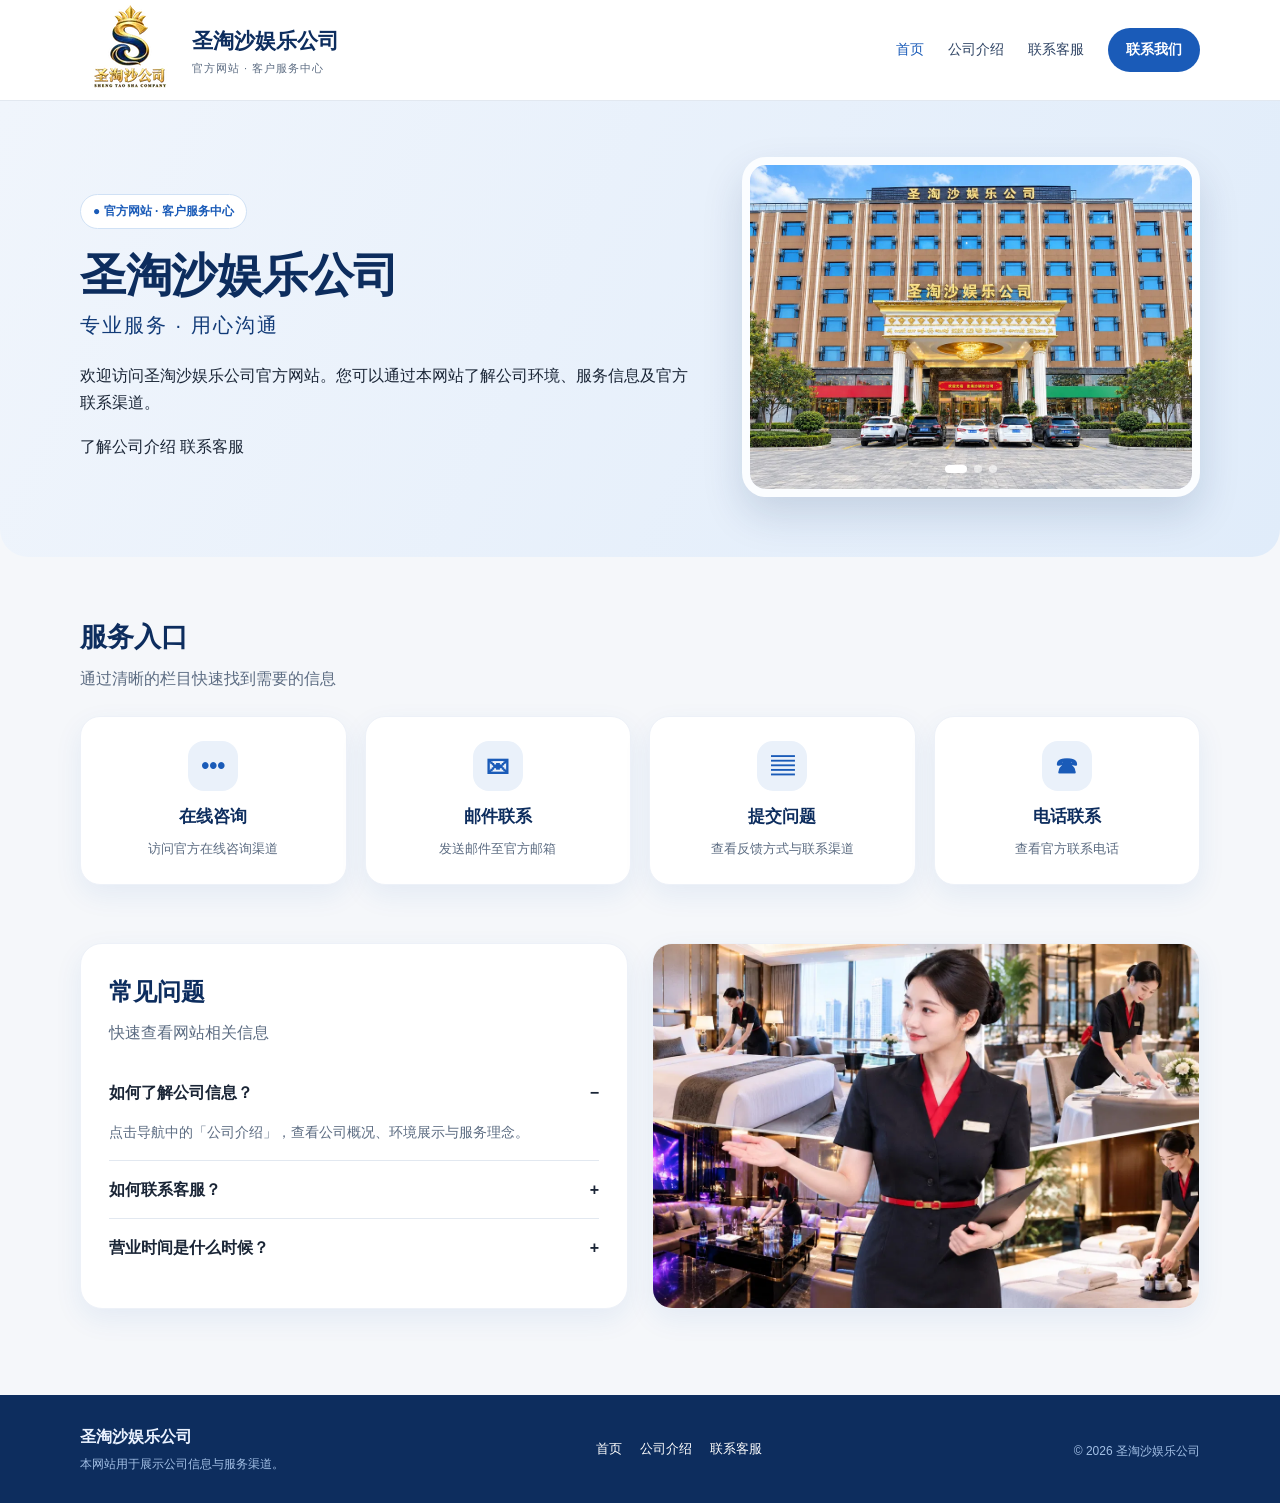
<file: index.html>
<!doctype html>
<html lang="zh-CN">
<head>
  <meta charset="utf-8">
  <meta name="viewport" content="width=device-width, initial-scale=1">
  
  <!-- SEO 基础标签 -->
  <title>首页 - 圣淘沙娱乐公司</title>
  <meta name="description" content="欢迎访问圣淘沙娱乐公司官方网站。了解我们的公司环境、服务信息及官方联系渠道，为您提供专业、便捷的咨询体验。">
  <meta name="keywords" content="圣淘沙娱乐公司, 圣淘沙官网, 圣淘沙客户服务, 公司介绍">
  
  <!-- 社交分享标签 (已修复之前的错误代码) -->
  <meta property="og:title" content="圣淘沙娱乐公司 - 专业服务 · 用心沟通">
  <meta property="og:description" content="了解我们的公司环境、服务信息及官方联系渠道。">
  <meta property="og:image" content="images/company-building.jpg">

  <!-- 结构化数据：告诉搜索引擎这是一家什么公司 -->
  <script type="application/ld+json">
  {
    "@context": "https://schema.org",
    "@type": "LocalBusiness",
    "name": "圣淘沙娱乐公司",
    "image": "images/company-building.jpg",
    "description": "圣淘沙娱乐公司官方网站，提供公司介绍与客户服务渠道。",
    "telephone": "1666-9066-538",
    "email": "qiao77755@gmail.com"
  }
  </script>

  <!-- 外部样式表 -->
  <link rel="stylesheet" href="style.css">
  
  <!-- 内部样式：专门控制副标题的大小和对齐 -->
  <style>
    .hero-subtitle-text {
      font-size: 20px;       /* 字号调小 */
      font-weight: 500;      /* 字体调细 */
      color: #123b78;        /* 深蓝色调 */
      margin-top: -10px;     /* 拉近与主标题的距离 */
      margin-bottom: 20px;   /* 和下方段落的距离 */
      letter-spacing: 2px;   /* 字间距拉开，显得高级 */
      display: block;
    }
  </style>
</head>
<body>
  <header class="site-header">
    <div class="wrap nav">
      <a class="brand" href="index.html" aria-label="圣淘沙娱乐公司首页">
        <img src="images/logo.png" alt="公司Logo" class="brand-logo">
        <span>圣淘沙娱乐公司<small>官方网站 · 客户服务中心</small></span>
      </a>
      <button class="menu-toggle" type="button" aria-label="打开导航菜单" aria-expanded="false">☰</button>
      <nav class="nav-links" aria-label="主导航">
        <a href="index.html" class="active">首页</a>
        <a href="about.html">公司介绍</a>
        <a href="contact.html">联系客服</a>
        <a class="nav-cta" href="contact.html">联系我们</a>
      </nav>
    </div>
  </header>
  
<main>
  <section class="hero">
    <div class="wrap hero-grid">
      <div>
        <span class="eyebrow">● 官方网站 · 客户服务中心</span>
        
        <!-- 完美拆分的标题结构 -->
        <h1>圣淘沙娱乐公司</h1>
        <div class="hero-subtitle-text">专业服务 · 用心沟通</div>
        
        <p class="lead">欢迎访问圣淘沙娱乐公司官方网站。您可以通过本网站了解公司环境、服务信息及官方联系渠道。</p>
        <div class="actions">
          <a class="btn btn-primary" href="about.html">了解公司介绍</a>
          <a class="btn btn-secondary" href="contact.html">联系客服</a>
        </div>
      </div>
      <div class="hero-media">
        <div class="photo-frame" data-carousel data-interval="4000" aria-label="公司图片轮播">
          <div class="slide" style="opacity:1">
            <img data-local-image src="images/company-building.jpg" alt="圣淘沙娱乐公司大楼外观">
          </div>
          <div class="slide" style="opacity:0">
            <img data-local-image src="images/company-city.jpg" alt="圣淘沙娱乐公司所在城市全景">
          </div>
          <div class="slide" style="opacity:0">
            <img data-local-image src="images/customer-service.jpg" alt="圣淘沙娱乐公司客户服务场景">
          </div>
          <div class="hero-dots" aria-label="轮播图片选择"></div>
        </div>
      </div>
    </div>
  </section>

  <section class="section">
    <div class="wrap">
      <div class="section-head"><div><h2>服务入口</h2><p>通过清晰的栏目快速找到需要的信息</p></div></div>
      <div class="cards">
        <a class="card service-card" href="contact.html#online"><div class="icon-box">•••</div><h3>在线咨询</h3><p>访问官方在线咨询渠道</p></a>
        <a class="card service-card" href="contact.html#email"><div class="icon-box">✉</div><h3>邮件联系</h3><p>发送邮件至官方邮箱</p></a>
        <a class="card service-card" href="contact.html#message"><div class="icon-box">▤</div><h3>提交问题</h3><p>查看反馈方式与联系渠道</p></a>
        <a class="card service-card" href="contact.html#phone"><div class="icon-box">☎</div><h3>电话联系</h3><p>查看官方联系电话</p></a>
      </div>
    </div>
  </section>

  <section class="section" style="padding-top:0">
    <div class="wrap two-col">
      <div class="panel">
        <h2>常见问题</h2><p class="panel-intro">快速查看网站相关信息</p>
        <div class="faq-item open"><button class="faq-question" aria-expanded="true">如何了解公司信息？ <span class="faq-mark">−</span></button><div class="faq-answer">点击导航中的「公司介绍」，查看公司概况、环境展示与服务理念。</div></div>
        <div class="faq-item"><button class="faq-question" aria-expanded="false">如何联系客服？ <span class="faq-mark">+</span></button><div class="faq-answer">请打开「联系客服」页面，通过网站公布的官方联系方式进行咨询，我们的线上客服全天在线，为您提供及时的咨询服务。</div></div>
        <div class="faq-item"><button class="faq-question" aria-expanded="false">营业时间是什么时候？ <span class="faq-mark">+</span></button><div class="faq-answer">我们实行24小时营业制度，线上客服全年全天候在线，您可以随时通过官方网站联系在线客服，咨询相关业务及服务信息。</div></div>
      </div>
      <div class="card photo-card">
        <img data-local-image src="images/customer-service.jpg" alt="圣淘沙娱乐公司服务展示图片">
      </div>
    </div>
  </section>
</main>

  <footer class="site-footer">
    <div class="wrap footer-inner">
      <div><strong>圣淘沙娱乐公司</strong><p>本网站用于展示公司信息与服务渠道。</p></div>
      <div class="small-links"><a href="index.html">首页</a><a href="about.html">公司介绍</a><a href="contact.html">联系客服</a></div>
      <p>© <span id="year"></span> 圣淘沙娱乐公司</p>
    </div>
  </footer>
  <script src="script.js"></script>
  <script>document.getElementById("year").textContent = new Date().getFullYear();</script>
</body>
</html>
</file>
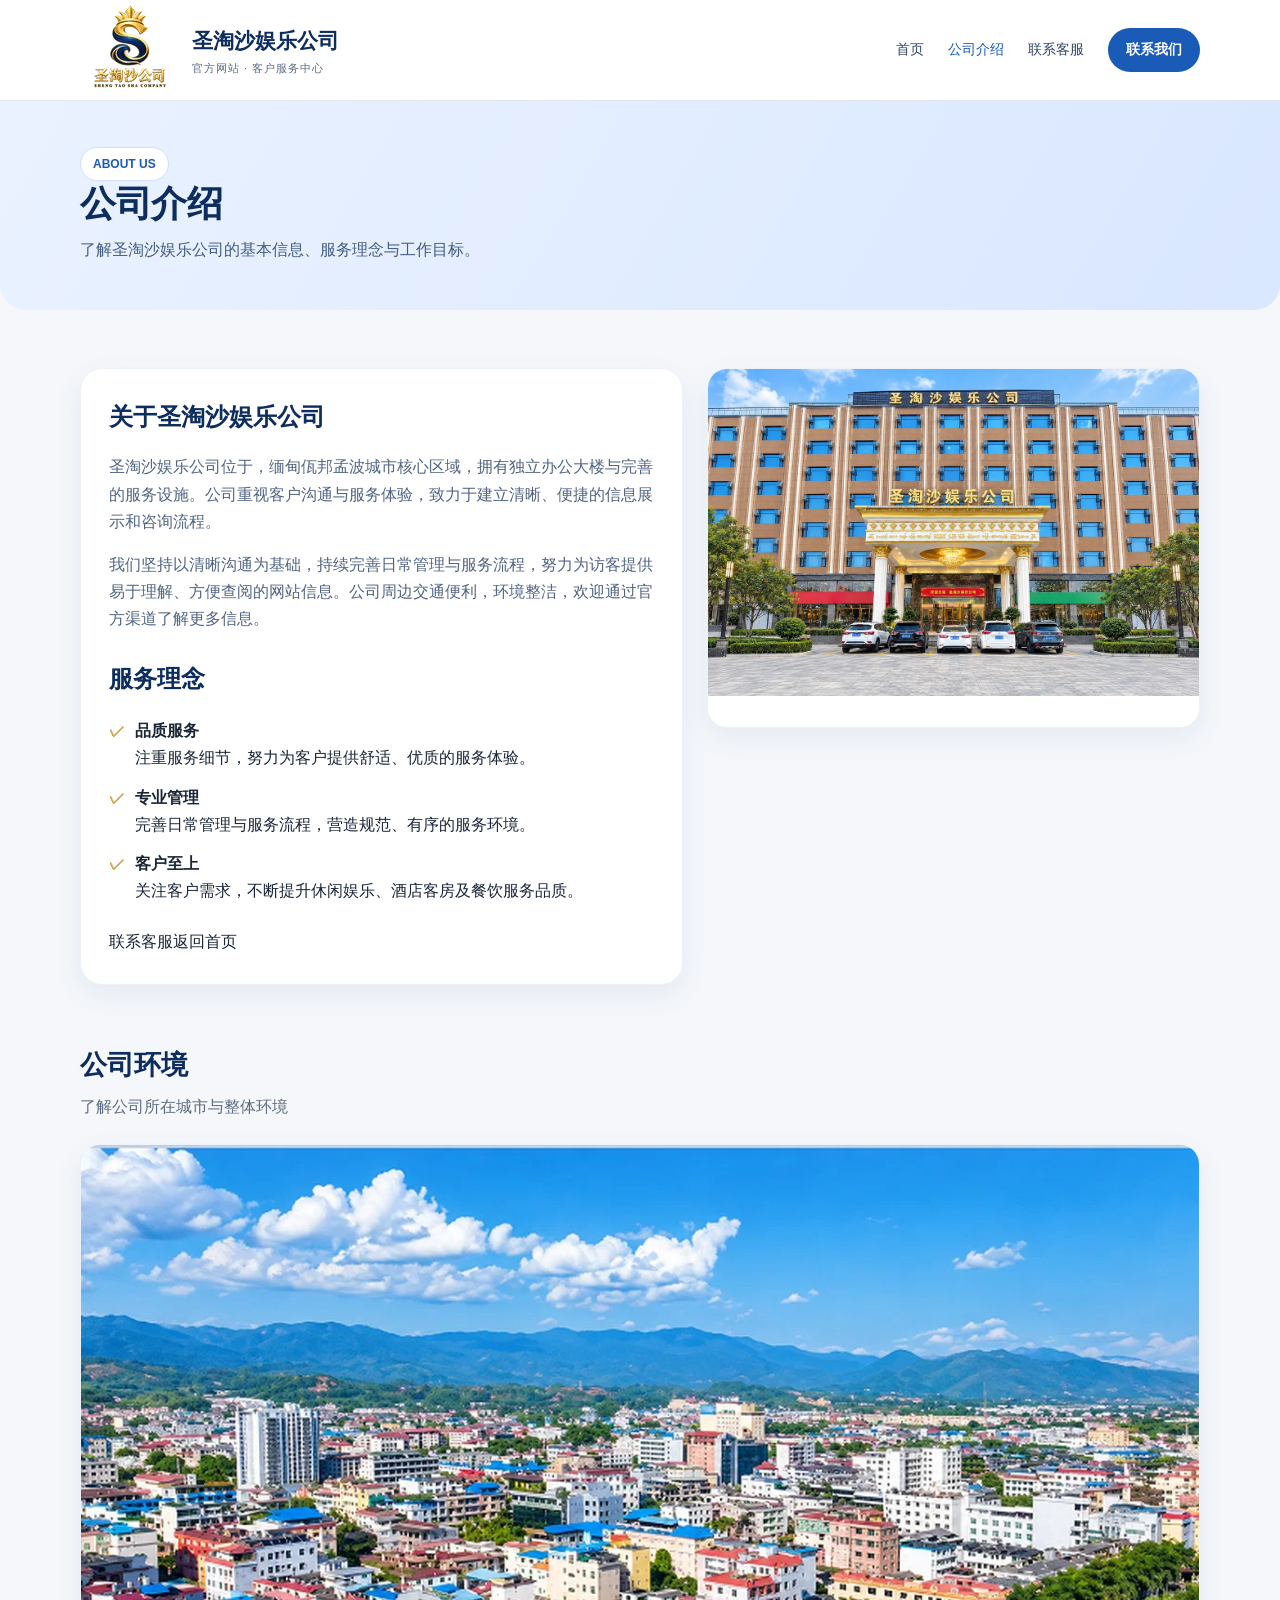
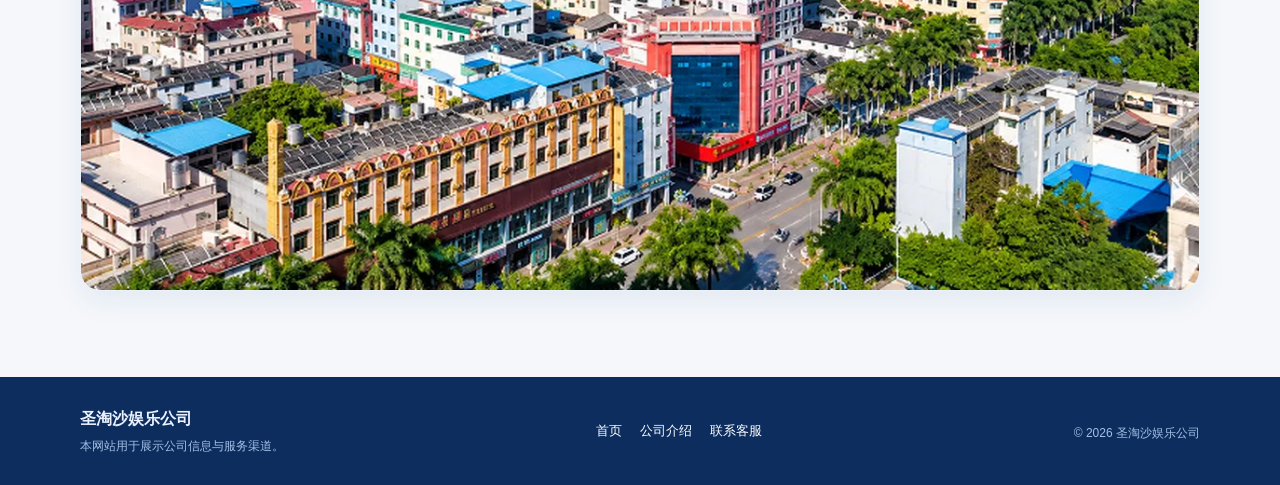
<file: about.html>
<!doctype html>
<html lang="zh-CN">
<head>
  <meta charset="utf-8">
  <meta name="viewport" content="width=device-width, initial-scale=1">
    <!-- SEO 基础标签 -->
  <title>公司介绍 - 圣淘沙娱乐公司</title>
  <meta name="description" content="了解圣淘沙娱乐公司的基本信息、发展理念、办公环境与工作目标。我们致力于建立清晰便捷的客户沟通流程。">
  <meta name="keywords" content="圣淘沙公司介绍, 圣淘沙办公环境, 服务理念">
    <!-- 社交分享标签 -->
  <meta property="og:title" content="公司介绍 - 圣淘沙娱乐公司">
  <meta property="og:description" content="了解圣淘沙娱乐公司的基本信息、发展理念、办公环境与工作目标。">
  <meta property="og:image" content="images/company-building.jpg">
  <!-- 样式表 -->
  <link rel="stylesheet" href="style.css">
</head>
<body>
  <header class="site-header">
    <div class="wrap nav">
<a class="brand" href="index.html" aria-label="圣淘沙娱乐公司首页">
  <img src="images/logo.png" alt="公司Logo" class="brand-logo">
  <span>圣淘沙娱乐公司<small>官方网站 · 客户服务中心</small></span>
</a>
      <button class="menu-toggle" type="button" aria-label="打开导航菜单" aria-expanded="false">☰</button>
      <nav class="nav-links" aria-label="主导航">
        <a href="index.html">首页</a>
        <a href="about.html" class="active">公司介绍</a>
        <a href="contact.html">联系客服</a>
        <a class="nav-cta" href="contact.html">联系我们</a>
      </nav>
    </div>
  </header>
  
<main>
  <section class="page-banner">
    <div class="wrap">
      <span class="eyebrow">ABOUT US</span>
      <h1>公司介绍</h1>
      <p>了解圣淘沙娱乐公司的基本信息、服务理念与工作目标。</p>
    </div>
  </section>
  <section class="section">
    <div class="wrap content-grid">
      <article class="panel prose">
        <h2>关于圣淘沙娱乐公司</h2>
        <p>圣淘沙娱乐公司位于，缅甸佤邦孟波城市核心区域，拥有独立办公大楼与完善的服务设施。公司重视客户沟通与服务体验，致力于建立清晰、便捷的信息展示和咨询流程。</p>
        <p>我们坚持以清晰沟通为基础，持续完善日常管理与服务流程，努力为访客提供易于理解、方便查阅的网站信息。公司周边交通便利，环境整洁，欢迎通过官方渠道了解更多信息。</p>
        <h2 style="margin-top:26px">服务理念</h2>
        <ul class="check-list">
          <li><span class="check">✓</span><span><strong>品质服务</strong><br>注重服务细节，努力为客户提供舒适、优质的服务体验。</span></li>
          <li><span class="check">✓</span><span><strong>专业管理</strong><br>完善日常管理与服务流程，营造规范、有序的服务环境。</span></li>
          <li><span class="check">✓</span><span><strong>客户至上</strong><br>关注客户需求，不断提升休闲娱乐、酒店客房及餐饮服务品质。</span></li>
        </ul>
        <div class="actions" style="margin-top:24px"><a class="btn btn-primary" href="contact.html">联系客服</a><a class="btn btn-secondary" href="index.html">返回首页</a></div>
      </article>
      <div class="card photo-card">
        <img data-local-image src="images/company-building.jpg" alt="圣淘沙娱乐公司办公大楼">
       </div>
    </div>
  </section>
  <section class="section" style="padding-top:0">
    <div class="wrap">
      <div class="section-head"><div><h2>公司环境</h2><p>了解公司所在城市与整体环境</p></div></div>
      <div class="card photo-card" style="min-height:400px">
        <img data-local-image src="images/company-city.jpg" alt="圣淘沙娱乐公司所在城市全景">
       </div>
    </div>
  </section>
</main>

  <footer class="site-footer">
    <div class="wrap footer-inner">
      <div><strong>圣淘沙娱乐公司</strong><p>本网站用于展示公司信息与服务渠道。</p></div>
      <div class="small-links"><a href="index.html">首页</a><a href="about.html">公司介绍</a><a href="contact.html">联系客服</a></div>
      <p>© <span id="year"></span> 圣淘沙娱乐公司</p>
    </div>
  </footer>
  <script src="script.js"></script>
  <script>document.getElementById("year").textContent = new Date().getFullYear();</script>
</body>
</html>
</file>
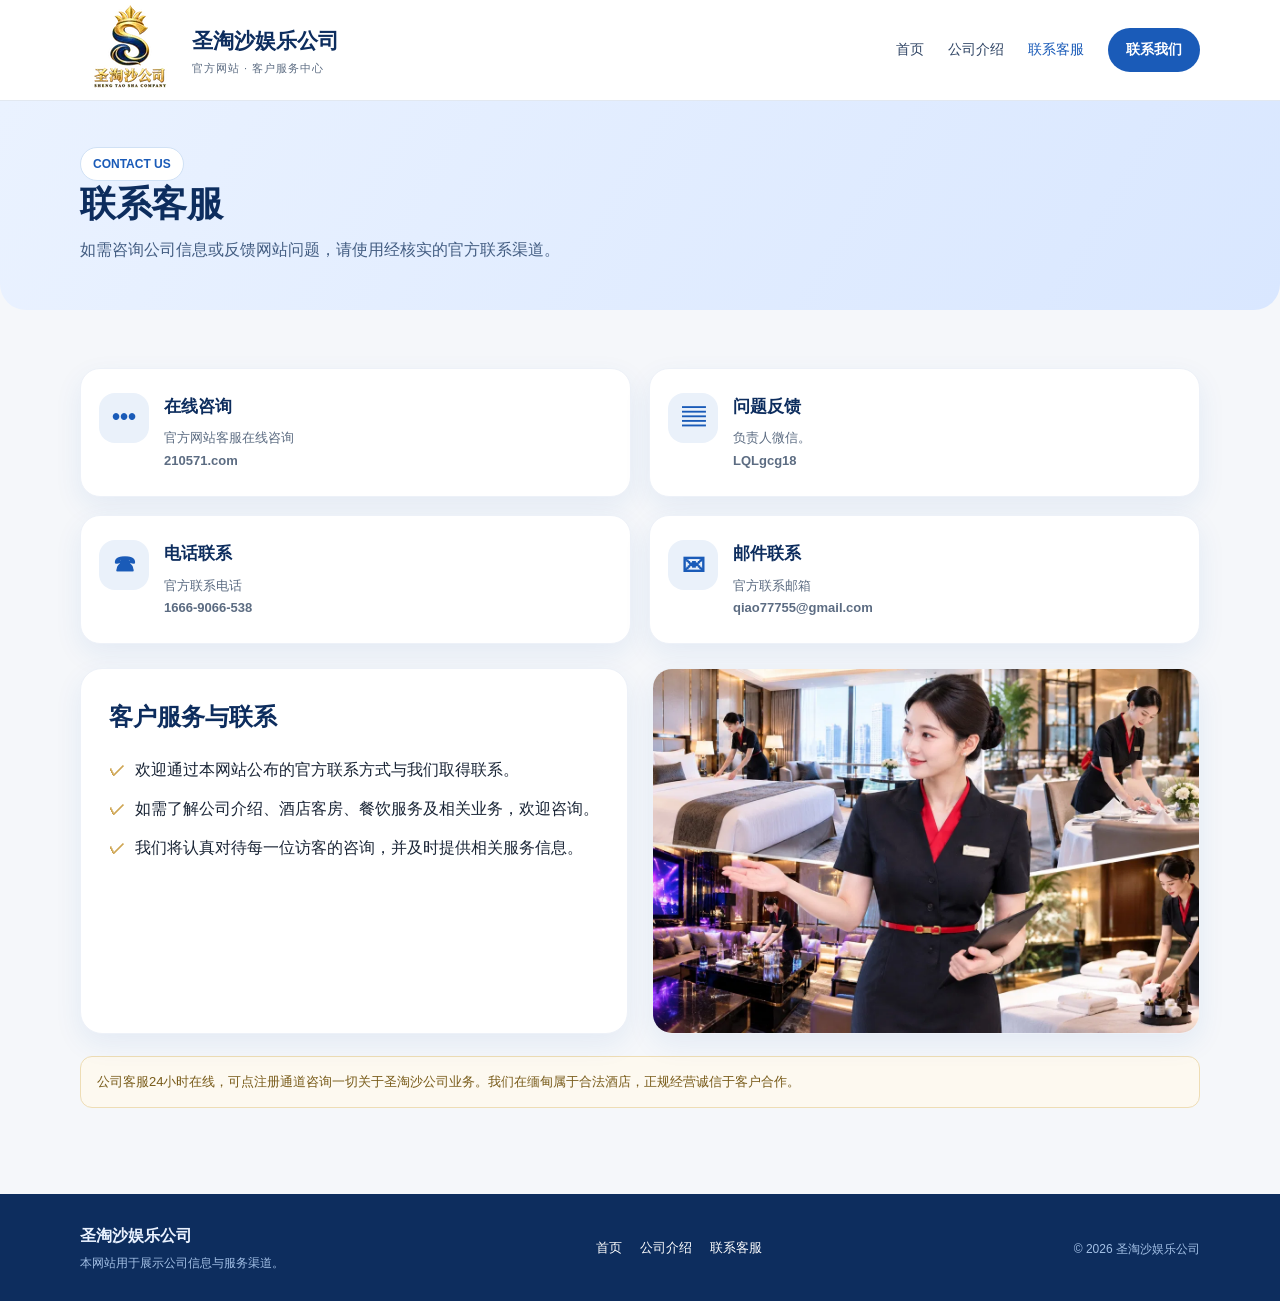
<file: contact.html>
<!doctype html>
<html lang="zh-CN">
<head>
  <meta charset="utf-8">
  <meta name="viewport" content="width=device-width, initial-scale=1">
    <!-- SEO 基础标签 -->
  <title>公司介绍 - 圣淘沙娱乐公司</title>
  <meta name="description" content="了解圣淘沙娱乐公司的基本信息、发展理念、办公环境与工作目标。我们致力于建立清晰便捷的客户沟通流程。">
  <meta name="keywords" content="圣淘沙公司介绍, 圣淘沙办公环境, 服务理念">
    <!-- 社交分享标签 -->
  <meta property="og:title" content="公司介绍 - 圣淘沙娱乐公司">
  <meta property="og:description" content="了解圣淘沙娱乐公司的基本信息、发展理念、办公环境与工作目标。">
  <meta property="og:image" content="images/company-building.jpg">
  <!-- 样式表 -->
  <link rel="stylesheet" href="style.css">
</head>
<body>
  <header class="site-header">
    <div class="wrap nav">
<a class="brand" href="index.html" aria-label="圣淘沙娱乐公司首页">
  <img src="images/logo.png" alt="公司Logo" class="brand-logo">
  <span>圣淘沙娱乐公司<small>官方网站 · 客户服务中心</small></span>
</a>
      <button class="menu-toggle" type="button" aria-label="打开导航菜单" aria-expanded="false">☰</button>
      <nav class="nav-links" aria-label="主导航">
        <a href="index.html">首页</a>
        <a href="about.html">公司介绍</a>
        <a href="contact.html" class="active">联系客服</a>
        <a class="nav-cta" href="contact.html">联系我们</a>
      </nav>
    </div>
  </header>
  
<main>
  <section class="page-banner">
    <div class="wrap">
      <span class="eyebrow">CONTACT US</span>
      <h1>联系客服</h1>
      <p>如需咨询公司信息或反馈网站问题，请使用经核实的官方联系渠道。</p>
    </div>
  </section>
  <section class="section">
    <div class="wrap">
      <div class="contact-grid">
        <article class="card contact-card" id="online"><div class="icon-box">•••</div><div><h3>在线咨询</h3><p>官方网站客服在线咨询</p><p><strong>210571.com</strong></p></div></article>
        <article class="card contact-card" id="message"><div class="icon-box">▤</div><div><h3>问题反馈</h3><p>负责人微信。</p><p><strong>LQLgcg18</strong></p></div></article>
        <article class="card contact-card" id="phone"><div class="icon-box">☎</div><div><h3>电话联系</h3><p>官方联系电话</p><p><strong>1666-9066-538</strong></p></div></article>
        <article class="card contact-card" id="email"><div class="icon-box">✉</div><div><h3>邮件联系</h3><p>官方联系邮箱</p><p><strong>qiao77755@gmail.com</strong></p></div></article>      
       </div>
      <div class="two-col" style="margin-top:24px">
        <div class="panel">
          <h2>客户服务与联系</h2>
          <ul class="check-list">
            <li><span class="check">✓</span><span>欢迎通过本网站公布的官方联系方式与我们取得联系。</span></li>
            <li><span class="check">✓</span><span>如需了解公司介绍、酒店客房、餐饮服务及相关业务，欢迎咨询。</span></li>
            <li><span class="check">✓</span><span>我们将认真对待每一位访客的咨询，并及时提供相关服务信息。</span></li>
          </ul>
        </div>
        <div class="card photo-card">
          <img data-local-image src="images/customer-service.jpg" alt="圣淘沙娱乐公司客服服务场景">
        </div>
      </div>
      <div class="note" style="margin-top:22px">公司客服24小时在线，可点注册通道咨询一切关于圣淘沙公司业务。我们在缅甸属于合法酒店，正规经营诚信于客户合作。</div>
    </div>
  </section>
</main>

  <footer class="site-footer">
    <div class="wrap footer-inner">
      <div><strong>圣淘沙娱乐公司</strong><p>本网站用于展示公司信息与服务渠道。</p></div>
      <div class="small-links"><a href="index.html">首页</a><a href="about.html">公司介绍</a><a href="contact.html">联系客服</a></div>
      <p>© <span id="year"></span> 圣淘沙娱乐公司</p>
    </div>
  </footer>
  <script src="script.js"></script>
  <script>document.getElementById("year").textContent = new Date().getFullYear();</script>
</body>
</html>
</file>
<file: style.css>
:root {
  --blue: #1a5bb8;
  --blue-dark: #0d2d5e;
  --blue-light: #eaf1fa;
  --gold: #cfa653;
  --gold-light: #fdf9f0;
  --ink: #1a2536;
  --muted: #5c6c82;
  --bg: #f5f7fa;
  --white: #fff;
  --line: #e2e8f0;
  --shadow: 0 10px 28px rgba(26, 91, 184, .08);
}

* { box-sizing: border-box; }
html { scroll-behavior: smooth; }

body {
  margin: 0;
  font-family: "Microsoft YaHei", "PingFang SC", Arial, sans-serif;
  color: var(--ink);
  background: var(--bg);
  line-height: 1.7;
}

a { color: inherit; text-decoration: none; }

.wrap {
  width: min(1120px, calc(100% - 36px));
  margin: 0 auto;
}

.site-header {
  background: rgba(255,255,255,.97);
  border-bottom: 1px solid var(--line);
  position: sticky;
  top: 0;
  z-index: 20;
}

.nav {
  min-height: 76px;
  display: flex;
  align-items: center;
  justify-content: space-between;
  gap: 20px;
}

.brand {
  display: flex;
  align-items: center;
  gap: 12px;
  font-size: 21px;
  font-weight: 800;
  color: var(--blue-dark);
  white-space: nowrap;
}

.brand-mark {
  width: 42px;
  height: 42px;
  display: grid;
  place-items: center;
  border-radius: 50%;
  color: #fff;
  background: linear-gradient(135deg, var(--blue), var(--blue-dark));
  font-size: 20px;
  box-shadow: 0 5px 14px rgba(26,91,184,.2);
}

.brand small {
  display: block;
  font-size: 11px;
  color: var(--muted);
  font-weight: 500;
  letter-spacing: 1px;
}

.nav-links {
  display: flex;
  align-items: center;
  gap: 24px;
  font-size: 14px;
  color: #304565;
}

.nav-links a {
  padding: 9px 0;
  transition: color .2s;
}

.nav-links a:hover,
.nav-links a.active {
  color: var(--blue);
}

.nav-cta {
  padding: 10px 18px !important;
  border-radius: 999px;
  color: #fff !important;
  background: var(--blue);
  font-weight: 700;
}

.menu-toggle {
  display: none;
  border: 0;
  background: var(--blue-light);
  color: var(--blue-dark);
  border-radius: 10px;
  padding: 9px 12px;
  font-size: 20px;
  cursor: pointer;
}

/* 首页头部区域 */
.hero {
  background: linear-gradient(115deg,#f0f5fc 0%,#e0ecfa 100%);
  border-radius: 0 0 28px 28px;
  overflow: hidden;
}

.hero-grid {
  display: grid;
  grid-template-columns: 1.15fr .85fr;
  gap: 42px;
  align-items: center;
  padding: 56px 0 60px;
}

.eyebrow {
  display: inline-flex;
  gap: 8px;
  align-items: center;
  color: var(--blue);
  background: #fff;
  border: 1px solid #d0e1f5;
  padding: 6px 12px;
  border-radius: 999px;
  font-size: 12px;
  font-weight: 700;
}

h1 {
  color: var(--blue-dark);
  font-size: clamp(30px,4vw,46px);
  line-height: 1.25;
  margin: 18px 0 14px;
  letter-spacing: -.5px;
}

/* 轮播图片区域 */
.hero-media {
  position: relative;
  min-height: 300px;
  display: flex;
  align-items: center;
  justify-content: center;
}

.photo-frame {
  width: 100%;
  height: 340px;
  border: 8px solid rgba(255,255,255,.9);
  border-radius: 24px;
  overflow: hidden;
  box-shadow: 0 18px 40px rgba(13,45,94,.15);
  background: #dce8fb;
  position: relative;
}

.photo-frame img,
.slide img,
.photo-card img {
  width: 100%;
  height: 100%;
  object-fit: cover;
  display: block;
}

.image-placeholder {
  position: absolute;
  inset: 0;
  display: flex;
  align-items: center;
  justify-content: center;
  text-align: center;
  padding: 24px;
  color: #54709b;
  background: linear-gradient(135deg,#e8f1ff,#cbdcff);
  font-weight: 700;
  font-size: 14px;
}

.photo-frame img[src=""],
.slide img[src=""] { display: none; }

.hero-dots {
  position: absolute;
  bottom: 16px;
  left: 50%;
  transform: translateX(-50%);
  display: flex;
  gap: 7px;
  z-index: 2;
}

.hero-dots button {
  border: 0;
  width: 8px;
  height: 8px;
  border-radius: 50%;
  padding: 0;
  background: #fff9;
  cursor: pointer;
  transition: all .3s;
}

.hero-dots button.active {
  width: 22px;
  border-radius: 8px;
  background: #fff;
}

/* 通用区块 */
.section { padding: 58px 0; }

.section-head {
  display: flex;
  align-items: end;
  justify-content: space-between;
  gap: 18px;
  margin-bottom: 24px;
}

.section-head h2 {
  font-size: 27px;
  margin: 0;
  color: var(--blue-dark);
}

.section-head p {
  margin: 4px 0 0;
  color: var(--muted);
}

.cards {
  display: grid;
  grid-template-columns: repeat(4,1fr);
  gap: 18px;
}

.card {
  background: #fff;
  border: 1px solid #edf1f8;
  border-radius: 20px;
  padding: 24px 18px;
  box-shadow: var(--shadow);
}

.service-card {
  text-align: center;
  transition: transform .2s;
}

.service-card:hover { transform: translateY(-4px); }

.icon-box {
  width: 50px;
  height: 50px;
  margin: 0 auto 12px;
  display: grid;
  place-items: center;
  border-radius: 16px;
  color: var(--blue);
  background: var(--blue-light);
  font-size: 23px;
  font-weight: 800;
}

.card h3 {
  margin: 0 0 6px;
  color: var(--blue-dark);
  font-size: 17px;
}

.card p {
  margin: 0;
  color: var(--muted);
  font-size: 13px;
}

.two-col {
  display: grid;
  grid-template-columns: 1fr 1fr;
  gap: 24px;
  align-items: stretch;
}

/* 面板与FAQ */
.panel {
  background: #fff;
  border: 1px solid #edf1f8;
  border-radius: 22px;
  padding: 28px;
  box-shadow: var(--shadow);
}

.panel h2 {
  margin: 0 0 6px;
  color: var(--blue-dark);
  font-size: 24px;
}

.panel-intro {
  color: var(--muted);
  margin: 0 0 18px;
}

.faq-item { border-bottom: 1px solid var(--line); }
.faq-item:last-child { border-bottom: 0; }

.faq-question {
  width: 100%;
  display: flex;
  justify-content: space-between;
  gap: 12px;
  text-align: left;
  background: none;
  border: 0;
  padding: 15px 0;
  font: inherit;
  color: var(--ink);
  font-weight: 700;
  cursor: pointer;
}

.faq-answer {
  display: none;
  padding: 0 0 15px;
  color: var(--muted);
  font-size: 14px;
}

.faq-item.open .faq-answer { display: block; }

/* 图片卡片 */
.photo-card {
  min-height: 360px;
  position: relative;
  overflow: hidden;
  padding: 0;
}

.photo-card .image-placeholder { position: absolute; }

.photo-card .caption {
  position: absolute;
  left: 20px;
  right: 20px;
  bottom: 20px;
  padding: 14px 16px;
  color: #fff;
  background: linear-gradient(90deg,rgba(13,45,94,.9),rgba(13,45,94,.3));
  border-radius: 14px;
  backdrop-filter: blur(4px);
}

.photo-card .caption strong {
  display: block;
  font-size: 18px;
}

.photo-card .caption span {
  font-size: 12px;
  opacity: .9;
}

/* 页面横幅 */
.page-banner {
  background: linear-gradient(120deg,#eaf2ff,#d9e7ff);
  padding: 46px 0;
  border-radius: 0 0 26px 26px;
}

.page-banner h1 {
  margin: 0 0 10px;
  font-size: 36px;
}

.page-banner p {
  color: #435d82;
  margin: 0;
  max-width: 740px;
}

/* 关于我们 */
.content-grid {
  display: grid;
  grid-template-columns: 1.1fr .9fr;
  gap: 24px;
  align-items: start;
}

.prose p { color: #506482; }

.check-list {
  list-style: none;
  padding: 0;
  margin: 18px 0 0;
  display: grid;
  gap: 12px;
}

.check-list li {
  display: flex;
  gap: 10px;
  align-items: flex-start;
}

.check {
  color: var(--gold);
  font-weight: 900;
}

/* 联系我们 */
.contact-grid {
  display: grid;
  grid-template-columns: repeat(2,1fr);
  gap: 18px;
}

.contact-card {
  display: flex;
  gap: 15px;
  align-items: flex-start;
}

.contact-card .icon-box {
  flex: 0 0 50px;
  margin: 0;
}

.contact-card p { overflow-wrap: anywhere; }

.note {
  background: var(--gold-light);
  border: 1px solid #eeddb5;
  color: #785b19;
  padding: 14px 16px;
  border-radius: 12px;
  font-size: 13px;
}

/* 底部 */
.site-footer {
  background: var(--blue-dark);
  color: #eaf2ff;
  margin-top: 28px;
  padding: 28px 0;
}

.footer-inner {
  display: flex;
  align-items: center;
  justify-content: space-between;
  gap: 18px;
  flex-wrap: wrap;
}

.site-footer p {
  margin: 4px 0 0;
  color: #a3c0e6;
  font-size: 12px;
}

.site-footer a { color: #fff; transition: color .2s; }
.site-footer a:hover { color: var(--gold); }

.small-links {
  display: flex;
  gap: 18px;
  font-size: 13px;
}

/* 响应式调整 */
@media (max-width: 850px) {
  .nav { min-height: 68px; }
  .menu-toggle { display: block; }

  .nav-links {
    display: none;
    position: absolute;
    top: 68px;
    left: 0;
    right: 0;
    padding: 14px 22px 20px;
    background: #fff;
    box-shadow: var(--shadow);
    flex-direction: column;
    align-items: stretch;
    gap: 5px;
  }

  .nav-links.open { display: flex; }
  .nav-links a { padding: 10px 8px; }

  .hero-grid,
  .content-grid,
  .two-col { grid-template-columns: 1fr; }

  .hero-grid { padding: 36px 0 42px; gap: 24px; }
  .hero-media { min-height: 250px; }
  .photo-frame { height: 280px; }
  .cards { grid-template-columns: repeat(2,1fr); }
  .section { padding: 42px 0; }

  .section-head {
    align-items: start;
    flex-direction: column;
  }
}

@media (max-width: 520px) {
  .wrap { width: calc(100% - 28px); }
  .brand { font-size: 17px; }
  .brand-mark { width: 36px; height: 36px; }
  .cards,.contact-grid { grid-template-columns: 1fr; }
  .panel { padding: 21px; }
  .page-banner { padding: 34px 0; }
  .page-banner h1 { font-size: 30px; }
  .photo-card { min-height: 300px; }
}

/* 最终覆盖：仅缩小首页第二行标题20% */
.hero h1 .hero-subtitle {
  display: inline-block;
  font-size: 80% !important;
  font-weight: 700;
  line-height: 1.25;
}
</file>
